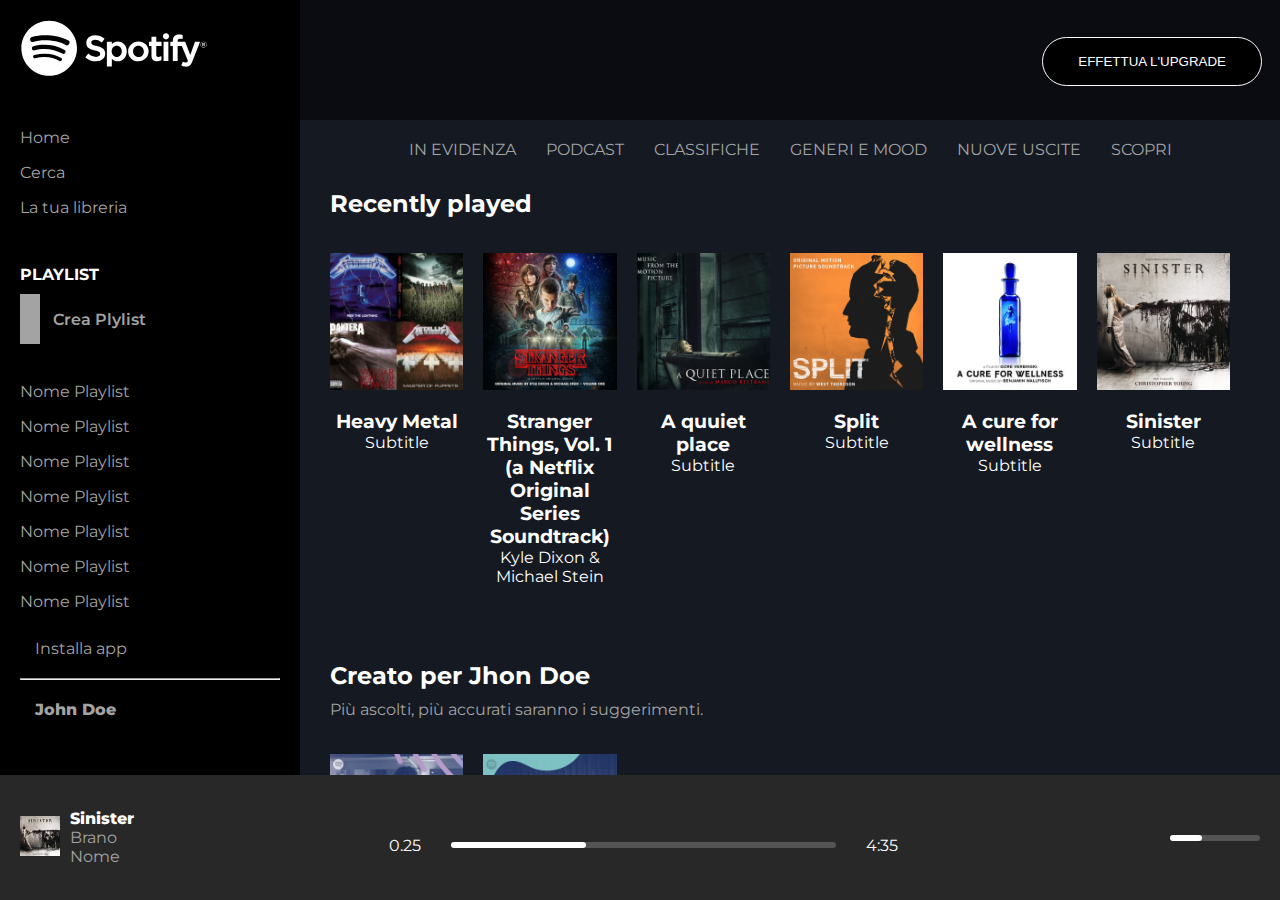
<file: index.html>
<!DOCTYPE html>
<html lang="en">
  <head>
    <meta charset="UTF-8" />
    <meta http-equiv="X-UA-Compatible" content="IE=edge" />
    <meta name="viewport" content="width=device-width, initial-scale=1.0" />
    <!-- Google font -->
    <link rel="preconnect" href="https://fonts.googleapis.com" />
    <link rel="preconnect" href="https://fonts.gstatic.com" crossorigin />
    <link
      href="https://fonts.googleapis.com/css2?family=Montserrat:ital,wght@0,100;0,200;0,300;0,400;0,500;0,600;0,700;0,800;0,900;1,100;1,200;1,300;1,400;1,500;1,600;1,700;1,800;1,900&display=swap"
      rel="stylesheet"
    />
    <!-- Fine google font -->
    <!-- Font awasome -->
    <link
      rel="stylesheet"
      href="https://cdnjs.cloudflare.com/ajax/libs/font-awesome/6.2.1/css/all.min.css"
      integrity="sha512-MV7K8+y+gLIBoVD59lQIYicR65iaqukzvf/nwasF0nqhPay5w/9lJmVM2hMDcnK1OnMGCdVK+iQrJ7lzPJQd1w=="
      crossorigin="anonymous"
      referrerpolicy="no-referrer"
    />
    <!-- Fine font awasome -->
    <meta name="viewport" content="width=device-width, initial-scale=1.0" />
    <link rel="stylesheet" href="css/style.css" />
    <title>Spotify</title>
  </head>
  <body class="debug">
    <main>
      <aside>
        <div class="aside">
          <div class="logo">
            <img src="img/logo.svg" alt="" />
          </div>
          <div class="logoMobile">
            <img src="img/logo-small.svg" alt="" />
          </div>
          <div class="lista-1">
            <ul>
              <li>
                <a href="#"
                  ><i class="fa-solid fa-house"></i> <span>Home</span></a
                >
              </li>
              <li>
                <a href="#"
                  ><i class="fa-solid fa-magnifying-glass"></i>
                  <span>Cerca</span></a
                >
              </li>
              <li>
                <a href="#"
                  ><i class="fa-solid fa-book-bookmark"></i>
                  <span>La tua libreria</span></a
                >
              </li>
            </ul>
          </div>

          <div class="playlist">
            <h4>PLAYLIST</h4>
            <div class="creaPly">
              <i class="fa-solid fa-plus"></i><span>Crea Plylist</span>
            </div>
          </div>

          <div class="lista-2">
            <ul>
              <li>Nome Playlist</li>
              <li>Nome Playlist</li>
              <li>Nome Playlist</li>
              <li>Nome Playlist</li>
              <li>Nome Playlist</li>
              <li>Nome Playlist</li>
              <li>Nome Playlist</li>
            </ul>
          </div>

          <div class="app-user">
            <i class="fa-regular fa-circle-down"></i><span>Installa app</span>
            <hr />
            <div class="user-name">
              <i class="fa-solid fa-circle-user"></i><span>John Doe</span>
            </div>
          </div>
        </div>
      </aside>
      <div class="container">
        <div class="container_top-bar">
          <button>EFFETTUA L'UPGRADE</button>
        </div>
        <div class="overflow">
          <div class="elenco">
            <ul>
              <li><a href="#">IN EVIDENZA</a></li>
              <li><a href="#">PODCAST</a></li>
              <li><a href="#">CLASSIFICHE</a></li>
              <li><a href="#">GENERI E MOOD</a></li>
              <li><a href="#">NUOVE USCITE</a></li>
              <li><a href="#">SCOPRI</a></li>
            </ul>
          </div>
          <div class="container_content">
            <div class="card-row-1">
              <div class="container_content-title">
                <h2>Recently played</h2>
              </div>
              <div class="container_content_items">
                <div class="item">
                  <div class="item-img">
                    <img src="img/metal_lifting.jpg" alt="" />
                    <div class="overlay">
                      <i class="big fa-regular fa-circle-play"></i>
                    </div>
                  </div>
                  <div class="item-title">
                    <h3>Heavy Metal</h3>
                    <p>Subtitle</p>
                  </div>
                </div>
                <div class="item">
                  <div class="item-img">
                    <img src="img/stranger.jpeg" alt="" />
                    <div class="overlay">
                      <i class="big fa-regular fa-circle-play"></i>
                    </div>
                  </div>
                  <div class="item-title">
                    <h3>
                      Stranger Things, Vol. 1 (a Netflix Original Series
                      Soundtrack)
                    </h3>
                    <p>Kyle Dixon & Michael Stein</p>
                  </div>
                </div>
                <div class="item">
                  <div class="item-img">
                    <img src="img/aquietplace.jpeg" alt="" />
                    <div class="overlay">
                      <i class="big fa-regular fa-circle-play"></i>
                    </div>
                  </div>
                  <div class="item-title">
                    <h3>A quuiet place</h3>
                    <p>Subtitle</p>
                  </div>
                </div>
                <div class="item">
                  <div class="item-img">
                    <img src="img/split.jpeg" alt="" />
                    <div class="overlay">
                      <i class="big fa-regular fa-circle-play"></i>
                    </div>
                  </div>
                  <div class="item-title">
                    <h3>Split</h3>
                    <p>Subtitle</p>
                  </div>
                </div>
                <div class="item">
                  <div class="item-img">
                    <img src="img/cure.jpeg" alt="" />
                    <div class="overlay">
                      <i class="big fa-regular fa-circle-play"></i>
                    </div>
                  </div>
                  <div class="item-title">
                    <h3>A cure for wellness</h3>
                    <p>Subtitle</p>
                  </div>
                </div>
                <div class="item">
                  <div class="item-img">
                    <img src="img/sinister.jpeg" alt="" />
                    <div class="overlay">
                      <i class="big fa-regular fa-circle-play"></i>
                    </div>
                  </div>
                  <div class="item-title">
                    <h3>Sinister</h3>
                    <p>Subtitle</p>
                  </div>
                </div>
              </div>
            </div>
            <!-- INIZIO SECONDA RIGA DI CARD -->
            <div class="card-row-2 padding-top-75">
              <div class="container_content-title">
                <h2>Creato per Jhon Doe</h2>
                <p>Più ascolti, più accurati saranno i suggerimenti.</p>
              </div>
              <div class="container_content_items">
                <div class="item">
                  <div class="item-img">
                    <img src="img/radar.jpeg" alt="" />
                    <div class="overlay">
                      <i class="big fa-regular fa-circle-play"></i>
                    </div>
                  </div>
                  <div class="item-title">
                    <h3>Realese Radar</h3>
                  </div>
                </div>
                <div class="item">
                  <div class="item-img">
                    <img src="img/mixdaily.jpeg" alt="" />
                    <div class="overlay">
                      <i class="big fa-regular fa-circle-play"></i>
                    </div>
                  </div>
                  <div class="item-title">
                    <h3>Daily Mix 1</h3>
                  </div>
                </div>
              </div>
            </div>

            <!-- INIZIO TERZA RIGA DI CARD -->
            <div class="card-row-3 padding-top-75">
              <div class="container_content-title">
                <h2>Artisti più popolari</h2>
                <p>Più ascolti, più accurati saranno i suggerimenti.</p>
              </div>
              <div class="container_content_items">
                <div class="item">
                  <div class="item-img round">
                    <img src="img/youg.jpeg" alt="" />
                    <div class="overlay-circle">
                      <i class="big fa-regular fa-circle-play"></i>
                    </div>
                  </div>
                  <div class="item-title">
                    <h3>Lana del Ray</h3>
                  </div>
                </div>
                <div class="item">
                  <div class="item-img round">
                    <img src="img/einaudi.jpeg" alt="" />
                    <div class="overlay-circle">
                      <i class="big fa-regular fa-circle-play"></i>
                    </div>
                  </div>
                  <div class="item-title">
                    <h3>Ludovico Einaudi</h3>
                  </div>
                </div>
              </div>
            </div>
          </div>
        </div>
      </div>
    </main>
    <footer>
      <div class="footer">
        <div class="left-side">
          <div class="left-side-1">
            <div class="img-title">
              <div class="img">
                <img src="img/sinister.jpeg" alt="" />
              </div>
              <div class="title">
                <p class="bold">Sinister</p>
                <p>Brano Nome</p>
              </div>
            </div>
          </div>
          <div class="left-side-2">
            <i class="fa-regular fa-heart"></i>
            <i class="fa-regular fa-folder"></i>
          </div>
        </div>
        <div class="center-side">
          <div class="center-side-top">
            <i class="fa-solid fa-shuffle"></i>
            <i class="fa-solid fa-backward-step"></i>
            <i class="big fa-regular fa-circle-play"></i>
            <i class="fa-solid fa-forward-step"></i>
            <i class="fa-solid fa-rotate-right"></i>
          </div>
          <div class="center-side-bottom">
            <p>0.25</p>
            <div class="progressBarMusic">
              <div class="progressMusic"></div>
            </div>
            <p>4:35</p>
          </div>
        </div>
        <div class="right-side">
          <i class="fa-solid fa-list-ul"></i>
          <i class="fa-solid fa-desktop"></i>
          <i class="fa-solid fa-volume-high"></i>
          <div class="progressBarVolume">
            <div class="progressVol"></div>
          </div>
        </div>

        <!-- <div class="left-side">content</div>
        <div class="center-side">content</div>
        <div class="right-side">content</div> -->
      </div>
    </footer>
  </body>
</html>
</file>
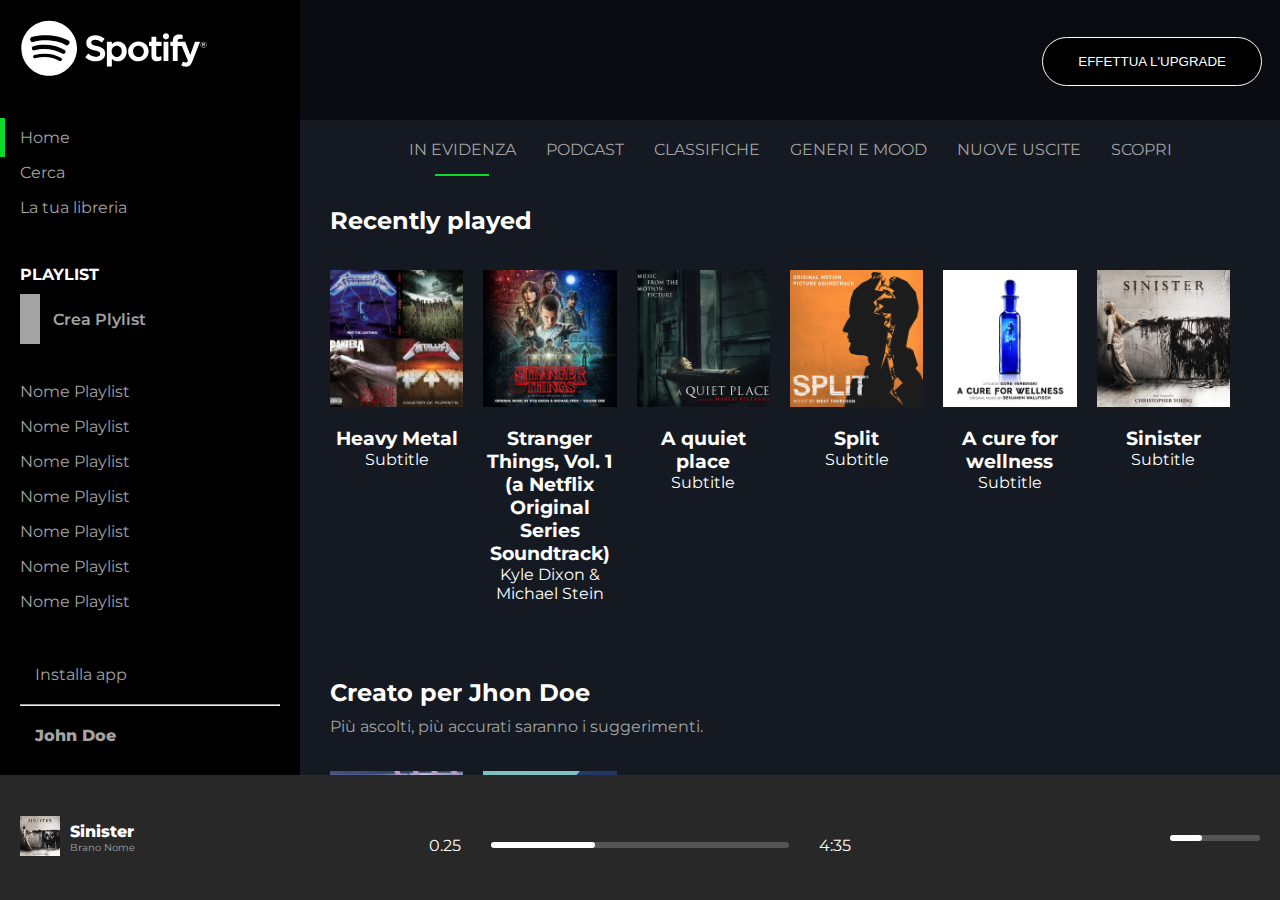
<file: bonus/index.html>
<!DOCTYPE html>
<html lang="en">
  <head>
    <meta charset="UTF-8" />
    <meta http-equiv="X-UA-Compatible" content="IE=edge" />
    <meta name="viewport" content="width=device-width, initial-scale=1.0" />
    <!-- Google font -->
    <link rel="preconnect" href="https://fonts.googleapis.com" />
    <link rel="preconnect" href="https://fonts.gstatic.com" crossorigin />
    <link
      href="https://fonts.googleapis.com/css2?family=Montserrat:ital,wght@0,100;0,200;0,300;0,400;0,500;0,600;0,700;0,800;0,900;1,100;1,200;1,300;1,400;1,500;1,600;1,700;1,800;1,900&display=swap"
      rel="stylesheet"
    />
    <!-- Fine google font -->
    <!-- Font awasome -->
    <link
      rel="stylesheet"
      href="https://cdnjs.cloudflare.com/ajax/libs/font-awesome/6.2.1/css/all.min.css"
      integrity="sha512-MV7K8+y+gLIBoVD59lQIYicR65iaqukzvf/nwasF0nqhPay5w/9lJmVM2hMDcnK1OnMGCdVK+iQrJ7lzPJQd1w=="
      crossorigin="anonymous"
      referrerpolicy="no-referrer"
    />
    <!-- Fine font awasome -->
    <meta name="viewport" content="width=device-width, initial-scale=1.0" />
    <link rel="stylesheet" href="css/style.css" />
    <title>Spotify</title>
  </head>
  <body class="debug">
    <main>
      <aside>
        <div class="aside">
          <div class="aside-top">
            <div class="logo">
              <img src="img/logo.svg" alt="" />
            </div>
            <div class="logoMobile">
              <img src="img/logo-small.svg" alt="" />
            </div>
            <div class="lista-1">
              <ul>
                <li class="first-sidebar">
                  <a href="#"
                    ><i class="fa-solid fa-house"></i> <span>Home</span></a
                  >
                </li>
                <li>
                  <a href="#"
                    ><i class="fa-solid fa-magnifying-glass"></i>
                    <span>Cerca</span></a
                  >
                </li>
                <li>
                  <a href="#"
                    ><i class="fa-solid fa-book-bookmark"></i>
                    <span>La tua libreria</span></a
                  >
                </li>
              </ul>
            </div>

            <div class="playlist">
              <h4>PLAYLIST</h4>
              <div class="creaPly">
                <i class="fa-solid fa-plus"></i><span>Crea Plylist</span>
              </div>
            </div>

            <div class="lista-2">
              <ul>
                <li>Nome Playlist</li>
                <li>Nome Playlist</li>
                <li>Nome Playlist</li>
                <li>Nome Playlist</li>
                <li>Nome Playlist</li>
                <li>Nome Playlist</li>
                <li>Nome Playlist</li>
              </ul>
            </div>
          </div>
          <div class="aside-bottom">
            <div class="app-user">
              <div class="installa">
                <i class="fa-regular fa-circle-down"></i
                ><span>Installa app</span>
                <hr />
              </div>
              <div class="user-name">
                <i class="fa-solid fa-circle-user"></i><span>John Doe</span>
              </div>
            </div>
          </div>
        </div>
      </aside>
      <div class="container">
        <div class="overflow">
          <div class="container_top-bar">
            <button>EFFETTUA L'UPGRADE</button>
          </div>
          <div class="elenco">
            <ul>
              <li class="first"><a href="#">IN EVIDENZA</a></li>
              <li><a href="#">PODCAST</a></li>
              <li><a href="#">CLASSIFICHE</a></li>
              <li><a href="#">GENERI E MOOD</a></li>
              <li><a href="#">NUOVE USCITE</a></li>
              <li><a href="#">SCOPRI</a></li>
            </ul>
          </div>
          <div class="container_content">
            <div class="card-row-1">
              <div class="container_content-title">
                <h2>Recently played</h2>
              </div>
              <div class="container_content_items">
                <div class="item">
                  <div class="item-img">
                    <img src="img/metal_lifting.jpg" alt="" />
                    <div class="overlay">
                      <i class="big fa-regular fa-circle-play"></i>
                    </div>
                  </div>
                  <div class="item-title">
                    <h3>Heavy Metal</h3>
                    <p>Subtitle</p>
                  </div>
                </div>
                <div class="item">
                  <div class="item-img">
                    <img src="img/stranger.jpeg" alt="" />
                    <div class="overlay">
                      <i class="big fa-regular fa-circle-play"></i>
                    </div>
                  </div>
                  <div class="item-title">
                    <h3>
                      Stranger Things, Vol. 1 (a Netflix Original Series
                      Soundtrack)
                    </h3>
                    <p>Kyle Dixon & Michael Stein</p>
                  </div>
                </div>
                <div class="item">
                  <div class="item-img">
                    <img src="img/aquietplace.jpeg" alt="" />
                    <div class="overlay">
                      <i class="big fa-regular fa-circle-play"></i>
                    </div>
                  </div>
                  <div class="item-title">
                    <h3>A quuiet place</h3>
                    <p>Subtitle</p>
                  </div>
                </div>
                <div class="item">
                  <div class="item-img">
                    <img src="img/split.jpeg" alt="" />
                    <div class="overlay">
                      <i class="big fa-regular fa-circle-play"></i>
                    </div>
                  </div>
                  <div class="item-title">
                    <h3>Split</h3>
                    <p>Subtitle</p>
                  </div>
                </div>
                <div class="item">
                  <div class="item-img">
                    <img src="img/cure.jpeg" alt="" />
                    <div class="overlay">
                      <i class="big fa-regular fa-circle-play"></i>
                    </div>
                  </div>
                  <div class="item-title">
                    <h3>A cure for wellness</h3>
                    <p>Subtitle</p>
                  </div>
                </div>
                <div class="item">
                  <div class="item-img">
                    <img src="img/sinister.jpeg" alt="" />
                    <div class="overlay">
                      <i class="big fa-regular fa-circle-play"></i>
                    </div>
                  </div>
                  <div class="item-title">
                    <h3>Sinister</h3>
                    <p>Subtitle</p>
                  </div>
                </div>
              </div>
            </div>
            <!-- INIZIO SECONDA RIGA DI CARD -->
            <div class="card-row-2 padding-top-75">
              <div class="container_content-title">
                <h2>Creato per Jhon Doe</h2>
                <p>Più ascolti, più accurati saranno i suggerimenti.</p>
              </div>
              <div class="container_content_items">
                <div class="item">
                  <div class="item-img">
                    <img src="img/radar.jpeg" alt="" />
                    <div class="overlay">
                      <i class="big fa-regular fa-circle-play"></i>
                    </div>
                  </div>
                  <div class="item-title">
                    <h3>Realese Radar</h3>
                  </div>
                </div>
                <div class="item">
                  <div class="item-img">
                    <img src="img/mixdaily.jpeg" alt="" />
                    <div class="overlay">
                      <i class="big fa-regular fa-circle-play"></i>
                    </div>
                  </div>
                  <div class="item-title">
                    <h3>Daily Mix 1</h3>
                  </div>
                </div>
              </div>
            </div>

            <!-- INIZIO TERZA RIGA DI CARD -->
            <div class="card-row-3 padding-top-75">
              <div class="container_content-title">
                <h2>Artisti più popolari</h2>
                <p>Più ascolti, più accurati saranno i suggerimenti.</p>
              </div>
              <div class="container_content_items">
                <div class="item">
                  <div class="item-img round">
                    <img src="img/youg.jpeg" alt="" />
                    <div class="overlay-circle">
                      <i class="big fa-regular fa-circle-play"></i>
                    </div>
                  </div>
                  <div class="item-title">
                    <h3>Lana del Ray</h3>
                  </div>
                </div>
                <div class="item">
                  <div class="item-img round">
                    <img src="img/einaudi.jpeg" alt="" />
                    <div class="overlay-circle">
                      <i class="big fa-regular fa-circle-play"></i>
                    </div>
                  </div>
                  <div class="item-title">
                    <h3>Ludovico Einaudi</h3>
                  </div>
                </div>
              </div>
            </div>
          </div>
        </div>
      </div>
    </main>
    <footer>
      <div class="footer">
        <div class="box left-side">
          <div class="img-title">
            <div class="img">
              <img src="img/sinister.jpeg" alt="" />
            </div>

            <div class="img-text">
              <span class="bold">Sinister</span>
              <p class="small">Brano Nome</p>
            </div>
          </div>

          <div class="preferiti">
            <div class="heart">
              <i class="fa-regular fa-heart"></i>
            </div>
            <div class="folder"><i class="fa-regular fa-folder"></i></div>
          </div>
        </div>

        <div class="box center-side">
          <div class="center-side-top">
            <i class="fa-solid fa-shuffle"></i>
            <i class="left fa-solid fa-backward-step"></i>
            <i class="big fa-regular fa-circle-play"></i>
            <i class="right fa-solid fa-forward-step"></i>
            <i class="fa-solid fa-rotate-right"></i>
          </div>
          <div class="center-side-bottom">
            <p>0.25</p>
            <div class="progressBarMusic">
              <div class="progressMusic">
                <div class="dot"><i class="fa-solid fa-circle"></i></div>
              </div>
            </div>
            <p>4:35</p>
          </div>
        </div>
        <div class="box right-side">
          <i class="fa-solid fa-list-ul"></i>
          <i class="fa-solid fa-desktop"></i>
          <i class="fa-solid fa-volume-high"></i>
          <div class="progressBarVolume">
            <div class="progressVol"></div>
          </div>
        </div>

        <!-- <div class="left-side">
          <div class="left-side-1">side 1</div>
          <div class="left-side-2">side 2</div>
        </div>
        <div class="center-side">
          <div class="center-side-top">center top</div>
          <div class="center-side-bottom">center bottom</div>
        </div>
        <div class="right-side">right</div> -->
      </div>
    </footer>
  </body>
</html>
</file>
<file: bonus/css/style.css>
/* BONUS AUDIO*/
audio::-webkit-media-controls-panel {
  background-color: #a3a3a3;
  border: none;
}

audio::-webkit-media-controls-play-button {
  background-color: #282828;
  border-radius: 50%;
  color: #dfe0df;
}

audio::-webkit-media-controls-play-button:hover {
  background-color: #7a7a7a;
}

/* RESET */
* {
  padding: 0;
  margin: 0;
  box-sizing: border-box;
}

/* VARIABILI */

:root {
  --grey: #282828;
  --blu: #141922;
  --black: #000000;
  --green: #beff30;
  --lightGrey: #a3a3a3;
  --lightGrey-subtitle: --#7c7e83;
  --white: #ffffff;
}

body {
  font-family: "Montserrat", sans-serif;
}

main {
  display: flex;
}

/* UTILITY  */

.padding-top-75 {
  padding-top: 75px;
}

/* ASIDE */

.aside {
  background-color: var(--black);
  width: 300px;
  position: relative;
  height: calc(100% - 125px);
  min-height: 500px;
  position: fixed;
}

.aside-top {
  height: calc(100% - 130px);
  overflow: hidden;
  display: flex;
  flex-direction: column;
}

.aside-bottom {
  height: 130px;
}

.aside .logo img {
  width: 76%;
  padding: 20px;
}

.aside .logoMobile img {
  display: none;
}

.aside .lista-1 {
  padding: 20px;
  position: relative;
}

.lista-1 .first-sidebar::after {
  content: "";
  display: block;
  height: 23px;
  background-color: #0adb29;
  margin-right: 15px;
  width: 39px;
  position: absolute;
  left: -26px;
  top: 18%;
  transform: rotate(90deg);
}

.aside ul {
  list-style: none;
}

.aside ul li {
  color: var(--lightGrey);
  line-height: 35px;
}

.aside .lista-1 ul li:hover a {
  color: var(--white);
  cursor: pointer;
}

.aside ul li:hover {
  color: var(--white);
  cursor: pointer;
}

.aside ul li a {
  color: var(--lightGrey);
  text-decoration: none;
}

.aside .playlist {
  padding-top: 20px;
  padding: 20px;
}

.aside .playlist h4 {
  color: var(--white);
}

.creaPly {
  padding: 20px 0;
}

.creaPly:hover span {
  color: var(--white);
}

.creaPly:hover i {
  background-color: var(--white);
}

.creaPly i {
  color: #181818;
  padding: 10px;
  background-color: var(--lightGrey);
  font-size: 25px;
  margin-right: 13px;
  vertical-align: middle;
}

.creaPly span {
  color: var(--lightGrey);
  font-weight: 600;
  vertical-align: middle;
}

.lista-2 {
  overflow-y: auto;
  padding-left: 20px;
}

.app-user {
  width: 100%;
  padding: 20px;
  color: var(--lightGrey);
  background-color: var(--black);
}

.app-user .installa:hover span {
  color: var(--white);
}

.app-user .user-name span {
  font-weight: 800;
  display: inline-block;
}

.app-user i {
  padding-right: 15px;
}

hr {
  margin: 20px 0px;
}

/* CONTAINER MAIN CONTENUTO */

.container {
  margin-left: 300px;
  height: calc(100vh - 125px);
  background-color: var(--blu);
  width: calc(100vw - 300px);
}

.overflow {
  overflow-y: scroll;
  height: 100%;
}

/* TOP BARR */

.container_top-bar {
  position: sticky;
  top: 0;
  z-index: 200;
  height: 120px;
  background-color: rgba(0, 0, 0, 0.5);
}

.container_top-bar button {
  position: absolute;
  right: 8px;
  top: 37px;
  padding: 16px 35px;
  background-color: var(--black);
  color: var(--white);
  border: 1px solid var(--white);
  border-radius: 40px;
  margin-right: 10px;
}

.container_top-bar button:hover {
  transform: scale(1.08);
}

.colors:before {
  content: "";
  background: linear-gradient(
    45deg,
    #ff0000,
    #ff7300,
    #fffb00,
    #48ff00,
    #00ffd5,
    #002bff,
    #7a00ff,
    #ff00c8,
    #ff0000
  );
  position: absolute;
  top: -2px;
  left: -2px;
  background-size: 400%;
  z-index: -1;
  filter: blur(5px);
  width: calc(100% + 4px);
  height: calc(100% + 4px);
  animation: glowing 20s linear infinite;
  opacity: 0;
  transition: opacity 0.3s ease-in-out;
  border-radius: 40px;
}

.colors:active {
  color: #000;
}

.colors:active:after {
  background: transparent;
}

.colors:hover:before {
  opacity: 1;
}

.colors:after {
  z-index: -1;
  content: "";
  position: absolute;
  width: 100%;
  height: 100%;
  background: #111;
  left: 0;
  top: 0;
  border-radius: 40px;
}

@keyframes glowing {
  0% {
    background-position: 0 0;
  }
  50% {
    background-position: 400% 0;
  }
  100% {
    background-position: 0 0;
  }
}
/* CONTAINER MENU ORIZZONTALE */

.elenco ul {
  list-style: none;
  display: flex;
  justify-content: center;
  gap: 30px;
  padding-top: 20px;
  flex-wrap: wrap;
}

.elenco .first::after {
  content: "";
  display: block;
  height: 2px;
  background-color: #0adb29;
  margin-top: 15px;
  width: 50%;
  margin-left: auto;
  margin-right: auto;
}

.elenco ul li a {
  color: var(--lightGrey);
  text-decoration: none;
}

.elenco ul li a:hover {
  color: var(--white);
  text-decoration: none;
}

/* CONTAINER CARD */

.container_content {
  padding: 30px;
}

.container_content-title {
  padding-bottom: 35px;
}

.container_content-title h2 {
  color: var(--white);
}

.container_content-title p {
  color: var(--lightGrey);
  padding-top: 10px;
}

.container_content_items {
  display: flex;
  flex-wrap: wrap;
  gap: 20px;
}

.item {
  display: flex;
  flex-direction: column;
  align-items: center;
  width: calc((100% / 6) - 20px);
}

.item-img img {
  width: 100%;
  height: 100%;
  object-fit: cover;
}

.item-img {
  position: relative;
}

.item-title {
  padding-top: 20px;
}

.item-title h3,
.item-title p {
  color: var(--white);
  text-align: center;
}

.round img {
  width: 100%;
  height: 100%;
  border-radius: 50%;
}

.card-row-3 {
  padding-bottom: 200px;
}

/* EFFETTO HOVER CARD */

.overlay {
  display: none;
  background-color: rgba(0 0 0 / 62%);
  color: var(--white);
  width: 100%;
  height: 100%;
  position: absolute;
  top: 0;
  left: 0;
}

.overlay-circle {
  display: none;
  border-radius: 50%;
  background-color: rgba(0 0 0 / 62%);
  color: var(--white);
  width: 100%;
  height: 100%;
  position: absolute;
  top: 0;
  left: 0;
}

.overlay .big.fa-regular.fa-circle-play {
  font-size: 80px;
}

.item .item-img:hover .overlay {
  display: flex;
  justify-content: center;
  align-items: center;
}

.item .item-img:hover .overlay-circle {
  display: flex;
  justify-content: center;
  align-items: center;
}

.overlay-circle .big.fa-regular.fa-circle-play {
  font-size: 80px;
}

/* EFFETTO ZOOM CARD */

.container_content_items:hover {
  transition: all 0.3s;
}

.item:hover {
  transform: scale(1.09);
}

/* FOOTER */
.footer {
  z-index: 250;
  position: fixed;
  height: 125px;
  background-color: var(--grey);
  width: 100%;
  display: inline-block;
  bottom: 0;
  display: flex;
  justify-content: space-between;
  align-items: center;
  padding: 20px;
}

.box {
  width: calc(100% / 3);
}

.footer .img-title {
  display: flex;
  align-items: center;
  gap: 10px;
}

.footer .left-side {
  display: flex;
  justify-content: flex-start;
  align-items: center;
  color: var(--lightGrey);
}

.img-title .img img {
  width: 40px;
}

.preferiti {
  padding-left: 29%;
  display: flex;
  gap: 10px;
}

.preferiti .heart:hover i {
  color: #fff;
}

.preferiti .folder:hover i {
  color: #fff;
}

.bold {
  font-weight: 800;
  color: #fff;
}

.small {
  font-size: 10px;
}

.img-text:hover p {
  text-decoration: underline;
  color: #fff;
}

.left-side-2 i {
  margin: 0 7px;
}

.center-side-top {
  display: flex;
  justify-content: center;
  align-items: center;
  font-size: 20px;
  gap: 30px;
  color: #a3a3a3;
  padding-bottom: 15px;
  position: relative;
}

.left {
  padding-right: 30px;
}

.big {
  font-size: 40px;
  vertical-align: middle;
  position: absolute;
}

.right {
  padding-left: 30px;
}

.big:hover {
  font-size: 46px;
}

.center-side {
  width: 100%;
}

.center-side-bottom p {
  color: var(--white);
}

.progressBarMusic {
  background-color: #545454;
  border-radius: 16px;
  height: 6px;
  width: 40%;
  margin: 0px 30px;
}

.progressMusic {
  background-color: var(--white);
  width: 35%;
  border-radius: 16px;
  height: 6px;
  color: var(--white);
  position: relative;
}

.progressMusic:hover {
  background-color: #0adb29;
}

.dot {
  position: absolute;
  right: 0;
  top: -92%;
  color: #dfe0df;
  display: none;
}

.progressMusic:hover .dot {
  display: block;
}

.center-side-bottom {
  display: flex;
  justify-content: center;
  align-items: center;
}

.progressBarVolume {
  background-color: #545454;
  border-radius: 16px;
  height: 6px;
  width: 90px;
}

.progressVol {
  background-color: var(--white);
  width: 35%;
  border-radius: 16px;
  height: 6px;
  color: var(--white);
}

.progressVol:hover {
  background-color: #0adb29;
}

.right-side i {
  color: var(--lightGrey);
}

.right-side {
  display: flex;
  justify-content: flex-end;
  align-items: center;
  gap: 15px;
}

/* DEBUG */

/* .debug .aside .app-user {
  background-color: aquamarine;
} */

/* .debug .container_top-bar {
  height: 120px;
  background-color: rgba(0, 0, 0, 0.5);
} */

/* .debug .item {
  background-color: pink;
} */

/* MEDIA QUERY TABLET*/

@media screen and (max-width: 1100px) {
  .item {
    width: calc((100% / 4) - 20px);
  }

  .container_content_items {
    display: flex;
    flex-wrap: nowrap;
    overflow-x: auto;
  }

  .item {
    flex: 0 0 auto;
  }

  audio {
    display: none;
  }
}

/* MEDIA QUERY MOBILE*/

@media screen and (max-width: 700px) {
  .item {
    width: calc((100% / 2) - 20px);
  }

  .preferiti {
    padding-left: 9%;
  }
}

/* MEDIA QUERY MICRO MOBILE*/

@media screen and (max-width: 600px) {
  .container {
    width: calc(100vw - 100px);
    margin-left: 100px;
  }

  .aside {
    width: 100px;
    text-align: center;
  }

  .aside ul li span {
    display: none;
  }

  .aside .logo img {
    display: none;
  }

  .aside .logoMobile img {
    display: block;
    width: 50%;
    margin: 13px auto;
  }

  .playlist,
  .lista-2 {
    display: none;
  }

  .app-user span {
    display: none;
  }

  .app-user .user-name span {
    display: none;
  }

  .user-name {
    padding-top: 20px;
  }

  .user-name i {
    font-size: 33px;
  }

  .app-user i {
    padding-right: 0px;
  }

  .app-user {
    height: auto;
  }

  hr {
    display: none;
  }

  /* FOOTER */

  .center-side-top {
    gap: 15px;
  }

  .progressBarVolume {
    width: 55px;
  }

  .preferiti {
    padding-left: 5%;
  }

  .app-user {
    padding: 20px 0px;
  }

  .lista-1 .first-sidebar::after {
    display: none;
  }

  audio {
    display: none;
  }
}

/* MEDIA QUERY BONUS NASCONDERE CALL TO ACTION*/
@media screen and (max-height: 725px) {
  .container_top-bar button {
    display: none;
  }
}
</file>
<file: css/style.css>
/* RESET */
* {
  padding: 0;
  margin: 0;
  box-sizing: border-box;
}

/* VARIABILI */

:root {
  --grey: #282828;
  --blu: #141922;
  --black: #000000;
  --green: #beff30;
  --lightGrey: #a3a3a3;
  --lightGrey-subtitle: --#7c7e83;
  --white: #ffffff;
}

body {
  font-family: "Montserrat", sans-serif;
}

main {
  display: flex;
}

/* UTILITY  */

.padding-top-75 {
  padding-top: 75px;
}

/* ASIDE */

.aside {
  background-color: var(--black);
  width: 300px;
  position: relative;
  height: calc(100% - 125px);
  min-height: 500px;
  position: fixed;
}

.aside-top {
  height: calc(100% - 130px);
  overflow: hidden;
  display: flex;
  flex-direction: column;
}

.aside-bottom {
  height: 130px;
}

.aside .logo img {
  width: 76%;
  padding: 20px;
}

.aside .logoMobile img {
  display: none;
}

.aside .lista-1 {
  padding: 20px;
  position: relative;
}

.lista-1 .first-sidebar::after {
  content: "";
  display: block;
  height: 23px;
  background-color: #0adb29;
  margin-right: 15px;
  width: 39px;
  position: absolute;
  left: -26px;
  top: 18%;
  transform: rotate(90deg);
}

.aside ul {
  list-style: none;
}

.aside ul li {
  color: var(--lightGrey);
  line-height: 35px;
}

.aside .lista-1 ul li:hover a {
  color: var(--white);
  cursor: pointer;
}

.aside ul li:hover {
  color: var(--white);
  cursor: pointer;
}

.aside ul li a {
  color: var(--lightGrey);
  text-decoration: none;
}

.aside .playlist {
  padding-top: 20px;
  padding: 20px;
}

.aside .playlist h4 {
  color: var(--white);
}

.creaPly {
  padding: 20px 0;
}

.creaPly:hover span {
  color: var(--white);
}

.creaPly:hover i {
  background-color: var(--white);
}

.creaPly i {
  color: #181818;
  padding: 10px;
  background-color: var(--lightGrey);
  font-size: 25px;
  margin-right: 13px;
  vertical-align: middle;
}

.creaPly span {
  color: var(--lightGrey);
  font-weight: 600;
  vertical-align: middle;
}

.lista-2 {
  overflow-y: auto;
  padding-left: 20px;
}

.app-user {
  width: 100%;
  padding: 20px;
  color: var(--lightGrey);
  background-color: var(--black);
}

.app-user .installa:hover span {
  color: var(--white);
}

.app-user .user-name span {
  font-weight: 800;
  display: inline-block;
}

.app-user i {
  padding-right: 15px;
}

hr {
  margin: 20px 0px;
}

/* CONTAINER MAIN CONTENUTO */

.container {
  margin-left: 300px;
  height: calc(100vh - 125px);
  background-color: var(--blu);
  width: calc(100vw - 300px);
}

.overflow {
  overflow-y: scroll;
  height: 100%;
}

/* TOP BARR */

.container_top-bar {
  height: 120px;
  background-color: rgba(0, 0, 0, 0.5);
  position: sticky;
  top: 0;
  z-index: 200;
}

.container_top-bar button {
  position: absolute;
  right: 8px;
  top: 37px;
  padding: 16px 35px;
  background-color: var(--black);
  color: var(--white);
  border: 1px solid var(--white);
  border-radius: 40px;
  margin-right: 10px;
}

.container_top-bar button:hover {
  transform: scale(1.08);
}

/* CONTAINER MENU ORIZZONTALE */

.elenco ul {
  list-style: none;
  display: flex;
  justify-content: center;
  gap: 30px;
  padding-top: 20px;
  flex-wrap: wrap;
}

.elenco .first::after {
  content: "";
  display: block;
  height: 2px;
  background-color: #0adb29;
  margin-top: 15px;
  width: 50%;
  margin-left: auto;
  margin-right: auto;
}

.elenco ul li a {
  color: var(--lightGrey);
  text-decoration: none;
}

.elenco ul li a:hover {
  color: var(--white);
  text-decoration: none;
}

/* CONTAINER CARD */

.container_content {
  padding: 30px;
}

.container_content-title {
  padding-bottom: 35px;
}

.container_content-title h2 {
  color: var(--white);
}

.container_content-title p {
  color: var(--lightGrey);
  padding-top: 10px;
}

.container_content_items {
  display: flex;
  flex-wrap: wrap;
  gap: 20px;
}

.item {
  display: flex;
  flex-direction: column;
  align-items: center;
  width: calc((100% / 6) - 20px);
}

.item-img img {
  width: 100%;
  height: 100%;
  object-fit: cover;
}

.item-img {
  position: relative;
}

.item-title {
  padding-top: 20px;
}

.item-title h3,
.item-title p {
  color: var(--white);
  text-align: center;
}

.round img {
  width: 100%;
  height: 100%;
  border-radius: 50%;
}

.card-row-3 {
  padding-bottom: 200px;
}

/* EFFETTO HOVER CARD */

.overlay {
  display: none;
  background-color: rgba(0 0 0 / 62%);
  color: var(--white);
  width: 100%;
  height: 100%;
  position: absolute;
  top: 0;
  left: 0;
}

.overlay-circle {
  display: none;
  border-radius: 50%;
  background-color: rgba(0 0 0 / 62%);
  color: var(--white);
  width: 100%;
  height: 100%;
  position: absolute;
  top: 0;
  left: 0;
}

.overlay .big.fa-regular.fa-circle-play {
  font-size: 80px;
}

.item .item-img:hover .overlay {
  display: flex;
  justify-content: center;
  align-items: center;
}

.item .item-img:hover .overlay-circle {
  display: flex;
  justify-content: center;
  align-items: center;
}

.overlay-circle .big.fa-regular.fa-circle-play {
  font-size: 80px;
}

/* FOOTER */
.footer {
  z-index: 250;
  position: fixed;
  height: 125px;
  background-color: var(--grey);
  width: 100%;
  display: inline-block;
  bottom: 0;
  display: flex;
  justify-content: space-between;
  align-items: center;
  padding: 20px;
}

.box {
  width: calc(100% / 3);
}

.footer .img-title {
  display: flex;
  align-items: center;
  gap: 10px;
}

.footer .left-side {
  display: flex;
  justify-content: flex-start;
  align-items: center;
  color: var(--lightGrey);
}

.img-title .img img {
  width: 40px;
}

.preferiti {
  padding-left: 29%;
  display: flex;
  gap: 10px;
}

.preferiti .heart:hover i {
  color: #fff;
}

.preferiti .folder:hover i {
  color: #fff;
}

.bold {
  font-weight: 800;
  color: #fff;
}

.small {
  font-size: 10px;
}

.img-text:hover p {
  text-decoration: underline;
  color: #fff;
}

.left-side-2 i {
  margin: 0 7px;
}

.center-side-top {
  display: flex;
  justify-content: center;
  align-items: center;
  font-size: 20px;
  gap: 30px;
  color: #a3a3a3;
  padding-bottom: 15px;
  position: relative;
}

.left {
  padding-right: 30px;
}

.big {
  font-size: 40px;
  vertical-align: middle;
  position: absolute;
}

.right {
  padding-left: 30px;
}

.big:hover {
  font-size: 46px;
}

.center-side {
  width: 100%;
}

.center-side-bottom p {
  color: var(--white);
}

.progressBarMusic {
  background-color: #545454;
  border-radius: 16px;
  height: 6px;
  width: 40%;
  margin: 0px 30px;
}

.progressMusic {
  background-color: var(--white);
  width: 35%;
  border-radius: 16px;
  height: 6px;
  color: var(--white);
  position: relative;
}

.progressMusic:hover {
  background-color: #0adb29;
}

.dot {
  position: absolute;
  right: 0;
  top: -92%;
  color: #dfe0df;
  display: none;
}

.progressMusic:hover .dot {
  display: block;
}

.center-side-bottom {
  display: flex;
  justify-content: center;
  align-items: center;
}

.progressBarVolume {
  background-color: #545454;
  border-radius: 16px;
  height: 6px;
  width: 90px;
}

.progressVol {
  background-color: var(--white);
  width: 35%;
  border-radius: 16px;
  height: 6px;
  color: var(--white);
}

.progressVol:hover {
  background-color: #0adb29;
}

.right-side i {
  color: var(--lightGrey);
}

.right-side {
  display: flex;
  justify-content: flex-end;
  align-items: center;
  gap: 15px;
}

/* DEBUG */

/* .debug .aside .app-user {
  background-color: aquamarine;
} */

/* .debug .container_top-bar {
  height: 120px;
  background-color: rgba(0, 0, 0, 0.5);
} */

/* .debug .item {
  background-color: pink;
} */

/* MEDIA QUERY TABLET*/

@media screen and (max-width: 1100px) {
  .item {
    width: calc((100% / 4) - 20px);
  }
}

/* MEDIA QUERY MOBILE*/

@media screen and (max-width: 700px) {
  .item {
    width: calc((100% / 2) - 20px);
  }

  .preferiti {
    padding-left: 9%;
  }
}

/* MEDIA QUERY MICRO MOBILE*/

@media screen and (max-width: 600px) {
  .container {
    width: calc(100vw - 100px);
    margin-left: 100px;
  }

  .aside {
    width: 100px;
    text-align: center;
  }

  .aside ul li span {
    display: none;
  }

  .aside .logo img {
    display: none;
  }

  .aside .logoMobile img {
    display: block;
    width: 50%;
    margin: 13px auto;
  }

  .playlist,
  .lista-2 {
    display: none;
  }

  .app-user span {
    display: none;
  }

  .app-user .user-name span {
    display: none;
  }

  .user-name {
    padding-top: 20px;
  }

  .user-name i {
    font-size: 33px;
  }

  .app-user i {
    padding-right: 0px;
  }

  .app-user {
    height: auto;
  }

  hr {
    display: none;
  }

  /* FOOTER */

  .center-side-top {
    gap: 15px;
  }

  .progressBarVolume {
    width: 55px;
  }

  .preferiti {
    padding-left: 5%;
  }

  .app-user {
    padding: 20px 0px;
  }

  .lista-1 .first-sidebar::after {
    display: none;
  }
}

@media screen and (max-width: 924px) {
  .preferiti {
    padding-left: 8%;
  }
}

@media screen and (max-width: 742px) {
  .preferiti {
    display: none;
  }

  .fa-solid.fa-list-ul,
  .fa-solid.fa-desktop {
    display: none;
  }

  .footer .img-title {
    flex-direction: column;
    align-items: self-start;
  }

  .center-side-bottom p,
  .img-text {
    font-size: 10px;
  }

  .progressBarMusic {
    margin: 0px 8px;
  }

  .right-side {
    gap: 6px;
  }

  .center-side-top {
    font-size: 13px;
  }
  .big:hover,
  .big {
    font-size: 28px;
  }
}

@media screen and (max-width: 372px) {
  .right-side {
    gap: 12px;
    flex-direction: column;
  }
}
</file>
